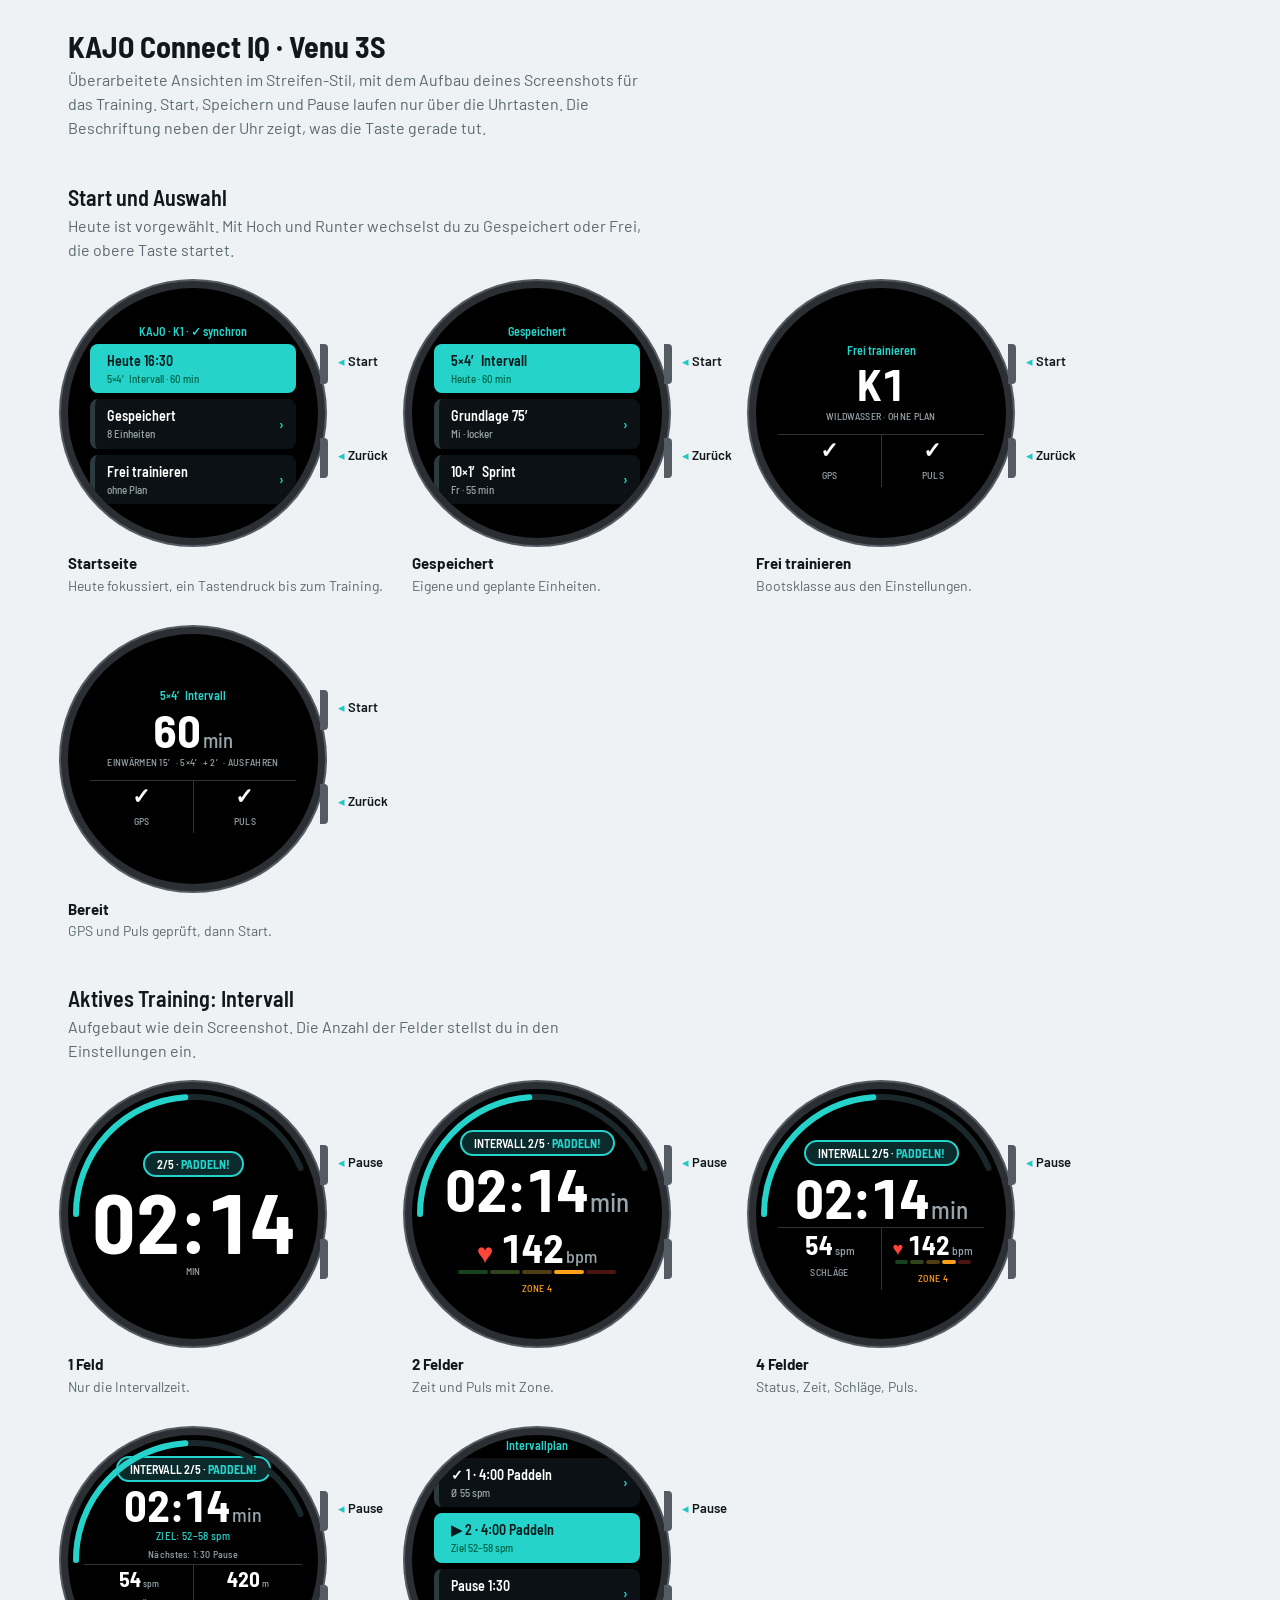
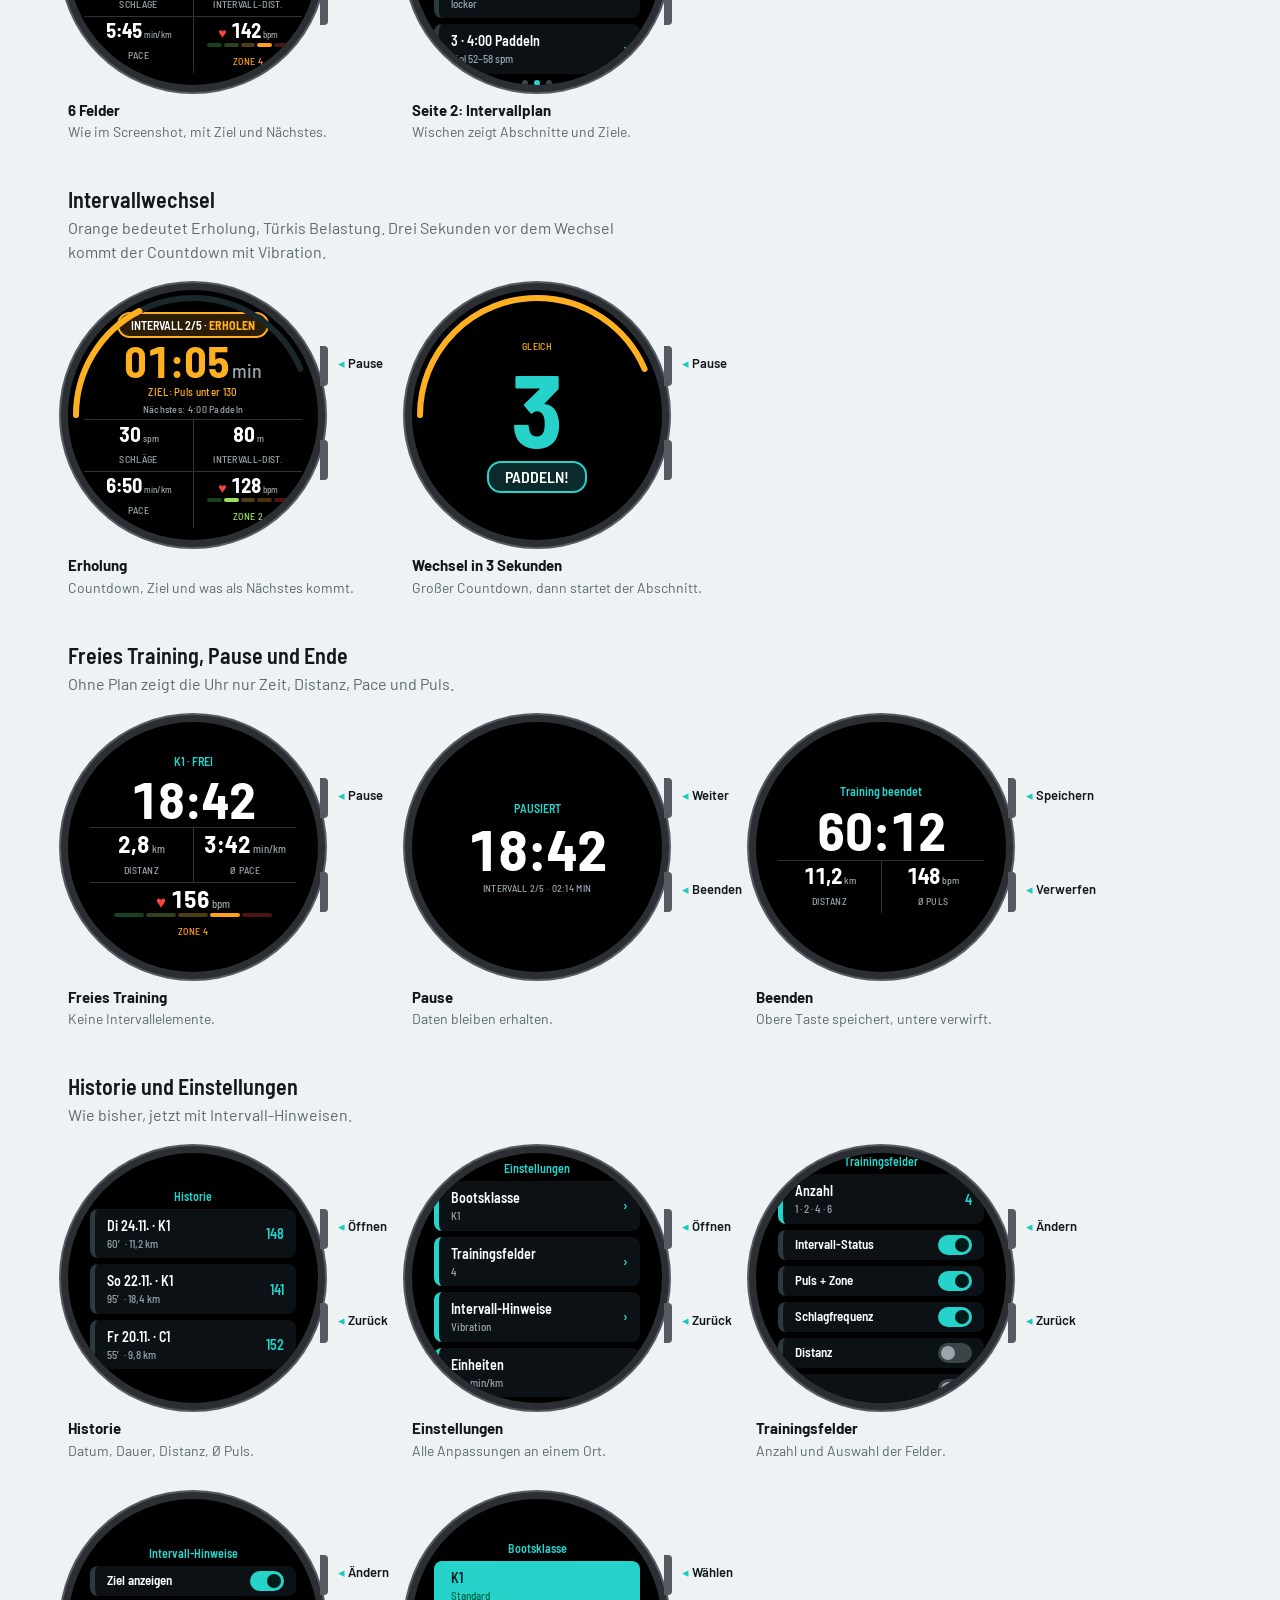
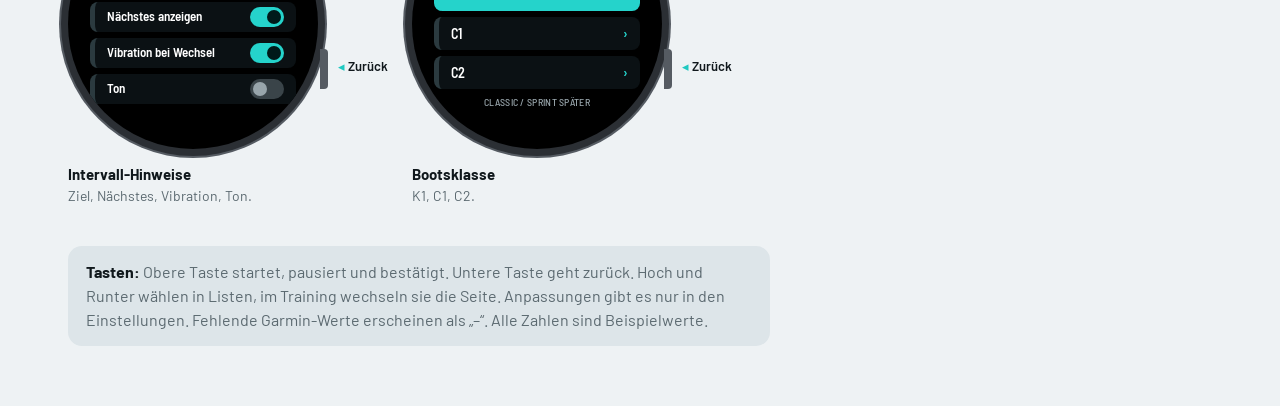
<file: design-review/screenshots/KAJO Connect IQ – Venu 3S Ansichten 3.html>
<!DOCTYPE html>
<html lang="de"><head><meta charset="utf-8"><title>KAJO Connect IQ – Venu 3S Ansichten</title>
<meta name="viewport" content="width=device-width, initial-scale=1, viewport-fit=cover">
<link href="https://fonts.googleapis.com/css2?family=Barlow+Semi+Condensed:wght@500;600;700&family=Barlow:wght@400;600&display=swap" rel="stylesheet">
<style>
:root{--bg:#eef2f4;--tx:#10181c;--mu:#5b6970;--pn:#dde5e9;box-sizing:border-box;padding-top:env(safe-area-inset-top,0px);padding-bottom:env(safe-area-inset-bottom,0px)}
@media (prefers-color-scheme:dark){:root:not([data-theme="light"]){--bg:#0c1215;--tx:#e8f0f2;--mu:#8fa0a8;--pn:#18232a}}
:root[data-theme="dark"]{--bg:#0c1215;--tx:#e8f0f2;--mu:#8fa0a8;--pn:#18232a}
*{box-sizing:border-box}
body{margin:0;background:var(--bg);color:var(--tx);font:400 16px/1.5 Barlow,system-ui,sans-serif}
main{max-width:1180px;margin:0 auto;padding:28px 18px 60px}
h1{font:700 30px 'Barlow Semi Condensed',sans-serif;margin:0 0 4px}
h2{font:600 22px 'Barlow Semi Condensed',sans-serif;margin:44px 0 4px}
p.s{color:var(--mu);margin:0 0 14px;max-width:64ch}
.row{display:flex;flex-wrap:wrap;gap:26px 14px}
figure{margin:0;width:330px}
figcaption{font-size:14px;color:var(--mu);margin-top:14px}
figcaption b{color:var(--tx);display:block;font-size:15px}
.wr{position:relative;width:250px;margin-top:12px}
.bt{position:absolute;left:252px;width:8px;height:40px;border-radius:0 4px 4px 0;background:#555b62}
.kh{position:absolute;left:270px;font-size:13px;font-weight:600;color:var(--tx);white-space:nowrap}
.kh:before{content:"◂ ";color:#1fc9c1}
.w{width:250px;height:250px;border-radius:50%;background:#000;color:#fff;position:relative;overflow:hidden;box-shadow:0 0 0 7px #2b2f34,0 0 0 9px #555b62;font-family:'Barlow Semi Condensed','Arial Narrow',sans-serif}
.in{position:absolute;inset:26px 22px 24px;display:flex;flex-direction:column;align-items:center;justify-content:center;gap:4px;text-align:center}
.k{color:#98a5ab;font-size:10px;font-weight:500;letter-spacing:.03em}
.tq{color:#25d3cb}.am{color:#ffb020}
.hd{font-size:12px;font-weight:600;color:#25d3cb}
.big{font-weight:700;line-height:.95;font-variant-numeric:tabular-nums}
.u{font-size:.45em;font-weight:500;color:#98a5ab;margin-left:2px}
.pl{border:2px solid var(--c,#25d3cb);background:var(--bg2,#0a2a2c);border-radius:14px;padding:2px 12px;font-size:12px;font-weight:600;white-space:nowrap}
.pl b{color:var(--c,#25d3cb)}
.r{width:100%;display:flex;justify-content:space-between;align-items:center;padding:6px 12px;font-size:14px;font-weight:600;text-align:left;background:#0b1114;border-left:5px solid #25d3cb;border-radius:8px;margin-bottom:2px}
.r small{display:block;color:#98a5ab;font-size:11px;font-weight:500}
.r.on{background:#25d3cb;color:#001a1a}.r.on small{color:#064}
.r.dim{border-left-color:#2b3a3f}
.g{display:grid;grid-template-columns:1fr 1fr;width:100%;border-top:1px solid #2a3439}
.gc{padding:3px 2px 2px;border-bottom:1px solid #2a3439}
.gc:nth-child(even){border-left:1px solid #2a3439}
.gc:last-child:nth-child(odd){grid-column:1/-1}
.gc:nth-last-child(-n+2):nth-child(odd),.gc:last-child{border-bottom:0}
.gc b{display:block;font-size:var(--fs,24px);line-height:1.05;font-weight:700;font-variant-numeric:tabular-nums}
.zb{display:flex;gap:2px;justify-content:center;margin:2px auto 0;width:78%}
.zb i{flex:1;height:4px;border-radius:2px;opacity:.3}
.zb i.a{opacity:1}
.rg{position:absolute;inset:0;pointer-events:none}
.tg{width:34px;height:20px;border-radius:12px;background:#25d3cb;position:relative;flex:none}
.tg:after{content:"";position:absolute;right:3px;top:3px;width:14px;height:14px;border-radius:50%;background:#001a1a}
.tg.off{background:#3a4449}.tg.off:after{right:auto;left:3px;background:#98a5ab}
.dots{display:flex;gap:6px}.dots i{width:6px;height:6px;border-radius:50%;background:#3a4449}.dots i.a{background:#25d3cb}
.note{background:var(--pn);border-radius:14px;padding:14px 18px;margin-top:40px;color:var(--mu);max-width:78ch}
.note b{color:var(--tx)}
</style></head><body><main>
<h1>KAJO Connect IQ · Venu 3S</h1>
<p class="s">Überarbeitete Ansichten im Streifen-Stil, mit dem Aufbau deines Screenshots für das Training. Start, Speichern und Pause laufen nur über die Uhrtasten. Die Beschriftung neben der Uhr zeigt, was die Taste gerade tut.</p>
<div id="out"></div>
<div class="note"><b>Tasten:</b> Obere Taste startet, pausiert und bestätigt. Untere Taste geht zurück. Hoch und Runter wählen in Listen, im Training wechseln sie die Seite. Anpassungen gibt es nur in den Einstellungen. Fehlende Garmin-Werte erscheinen als „–“. Alle Zahlen sind Beispielwerte.</div>
</main>
<script>
const TQ='#25d3cb',AM='#ffb020',ZC=['#4cd964','#9be15d','#ffd23f','#ff9f1a','#ff453a'];
const W=h=>`<div class="w"><div class="in">${h}</div></div>`;
const fig=(w,t,d,h=[])=>`<figure><div class="wr">${w}<i class="bt" style="top:56px"></i><i class="bt" style="top:150px"></i>${h[0]?`<span class="kh" style="top:64px">${h[0]}</span>`:''}${h[1]?`<span class="kh" style="top:158px">${h[1]}</span>`:''}</div><figcaption><b>${t}</b>${d}</figcaption></figure>`;
const arc=(p,c)=>`<svg class="rg" viewBox="0 0 250 250"><g fill="none" stroke-width="6" stroke-linecap="round" transform="rotate(180 125 125)"><circle cx="125" cy="125" r="117" stroke="#1a272b" stroke-dasharray="320 736"/><circle cx="125" cy="125" r="117" stroke="${c}" stroke-dasharray="${Math.max(2,320*p)} 736"/></g></svg>`;
const zb=z=>`<div class="zb">${ZC.map((c,i)=>`<i class="${i==z-1?'a':''}" style="background:${c}"></i>`).join('')}</div>`;
const cell=(v,u,l,fs,x='')=>`<div class="gc" style="--fs:${fs}px"><b>${v}<span class="u">${u}</span></b>${x}<span class="k">${l}</span></div>`;
const hr=(v,z,fs)=>`<div class="gc" style="--fs:${fs}px"><b><span style="color:#ff453a;font-size:.7em">♥</span> ${v}<span class="u">bpm</span></b>${zb(z)}<span class="k" style="color:${ZC[z-1]}">ZONE ${z}</span></div>`;
function act(n,m='work',free=false){
 const r=m=='rest',c=r?AM:TQ,bg=r?'#2b1d06':'#0a2a2c';
 const t=r?'01:05':'02:14',z=r?'ZIEL: Puls unter 130':'ZIEL: 52–58 spm',nx=r?'Nächstes: 4:00 Paddeln':'Nächstes: 1:30 Pause';
 const spm=r?['30','spm']:['54','spm'],p=r?.4:.55,h=r?[128,2]:[142,4];
 const pill=free?`<div class="hd">K1 · FREI</div>`:`<div class="pl" style="--c:${c};--bg2:${bg}">INTERVALL 2/5 · <b>${r?'ERHOLEN':'PADDELN!'}</b></div>`;
 const tm=(s,col='#fff')=>`<div class="big" style="font-size:${s}px;color:${col}">${t}<span class="u">min</span></div>`;
 let b='';
 if(free)b=pill+`<div class="big" style="font-size:52px">${'18:42'}</div><div class="g">${cell('2,8','km','DISTANZ',24)}${cell('3:42','min/km','Ø PACE',24)}${hr(156,4,24)}</div>`;
 else if(n==1)b=pill.replace(/INTERVALL /,'')+`<div class="big" style="font-size:84px;color:${r?c:'#fff'}">${t}</div><span class="k">MIN</span>`;
 else if(n==2)b=pill+tm(60,r?c:'#fff')+`<div class="g" style="border:0;margin-top:2px">${hr(h[0],h[1],40)}</div>`;
 else if(n==4)b=pill+tm(56,r?c:'#fff')+`<div class="g">${cell(spm[0],spm[1],'SCHLÄGE',26)}${hr(h[0],h[1],26)}</div>`;
 else b=pill+tm(44,r?c:'#fff')+`<span class="k" style="color:${c};font-size:11px">${z}</span><span class="k">${nx}</span><div class="g">${cell(spm[0],spm[1],'SCHLÄGE',21)}${cell(r?'80':'420','m','INTERVALL-DIST.',21)}${cell(r?'6:50':'5:45','min/km','PACE',20)}${hr(h[0],h[1],20)}</div>`;
 return `<div class="w"><div class="in" ${n==6&&!free?'style="inset:28px 16px 18px;gap:2px"':''}>${b}</div>${free?'':arc(p,c)}</div>`;
}
const rows=a=>a.map(x=>`<div class="r ${x[3]||''}"><span>${x[0]}<small>${x[1]}</small></span><span class="tq">${x[2]||'›'}</span></div>`).join('');
const tgl=(a)=>a.map(x=>`<div class="r dim" style="padding:5px 12px"><span style="font-size:13px">${x[0]}</span><i class="tg ${x[1]?'':'off'}"></i></div>`).join('');
const start=()=>W(`<div class="hd">KAJO · K1 · ✓ synchron</div>${rows([['Heute 16:30','5×4′ Intervall · 60 min','›','on'],['Gespeichert','8 Einheiten','›','dim'],['Frei trainieren','ohne Plan','›','dim']])}`);
const saved=()=>W(`<div class="hd">Gespeichert</div>${rows([['5×4′ Intervall','Heute · 60 min','›','on'],['Grundlage 75′','Mi · locker','›','dim'],['10×1′ Sprint','Fr · 55 min','›','dim']])}`);
const free=()=>W(`<div class="hd">Frei trainieren</div><div class="big" style="font-size:44px">K1</div><span class="k">WILDWASSER · OHNE PLAN</span><div class="g" style="margin-top:6px">${cell('✓','','GPS',22)}${cell('✓','','PULS',22)}</div>`);
const ready=()=>W(`<div class="hd">5×4′ Intervall</div><div class="big" style="font-size:46px">60<span class="u">min</span></div><span class="k">EINWÄRMEN 15′ · 5×4′ + 2′ · AUSFAHREN</span><div class="g" style="margin-top:6px">${cell('✓','','GPS',22)}${cell('✓','','PULS',22)}</div>`);
const plan=()=>W(`<div class="hd">Intervallplan</div>${rows([['✓ 1 · 4:00 Paddeln','Ø 55 spm','','dim'],['▶ 2 · 4:00 Paddeln','Ziel 52–58 spm','','on'],['Pause 1:30','locker','','dim'],['3 · 4:00 Paddeln','Ziel 52–58 spm','','dim']])}<div class="dots"><i></i><i class="a"></i><i></i></div>`);
const sw=()=>`<div class="w"><div class="in"><span class="k" style="color:${AM}">GLEICH</span><div class="big tq" style="font-size:104px">3</div><div class="pl" style="font-size:16px;padding:2px 16px">PADDELN!</div></div>${arc(1,AM)}</div>`;
const pause=()=>W(`<div class="hd am">PAUSIERT</div><div class="big" style="font-size:58px">18:42</div><span class="k">INTERVALL 2/5 · 02:14 MIN</span>`);
const end=()=>W(`<div class="hd">Training beendet</div><div class="big" style="font-size:54px">60:12</div><div class="g">${cell('11,2','km','DISTANZ',22)}${cell('148','bpm','Ø PULS',22)}</div>`);
const hist=()=>W(`<div class="hd">Historie</div>${rows([['Di 24.11. · K1','60′ · 11,2 km','148','dim'],['So 22.11. · K1','95′ · 18,4 km','141','dim'],['Fr 20.11. · C1','55′ · 9,8 km','152','dim']])}`);
const set=()=>W(`<div class="hd">Einstellungen</div>${rows([['Bootsklasse','K1'],['Trainingsfelder','4'],['Intervall-Hinweise','Vibration'],['Einheiten','km · min/km']])}`);
const felder=()=>W(`<div class="hd">Trainingsfelder</div><div class="r"><span>Anzahl<small>1 · 2 · 4 · 6</small></span><span class="tq">4</span></div>${tgl([['Intervall-Status',1],['Puls + Zone',1],['Schlagfrequenz',1],['Distanz',0],['Pace',0]])}`);
const hint=()=>W(`<div class="hd">Intervall-Hinweise</div>${tgl([['Ziel anzeigen',1],['Nächstes anzeigen',1],['Vibration bei Wechsel',1],['Ton',0]])}`);
const boot=()=>W(`<div class="hd">Bootsklasse</div>${rows([['K1','Standard','✓','on'],['C1','','','dim'],['C2','','','dim']])}<span class="k">CLASSIC / SPRINT SPÄTER</span>`);
const sec=(t,d,i)=>`<h2>${t}</h2><p class="s">${d}</p><div class="row">${i.join('')}</div>`;
const ST=['Start','Zurück'];
document.getElementById('out').innerHTML=
sec('Start und Auswahl','Heute ist vorgewählt. Mit Hoch und Runter wechselst du zu Gespeichert oder Frei, die obere Taste startet.',[
 fig(start(),'Startseite','Heute fokussiert, ein Tastendruck bis zum Training.',ST),
 fig(saved(),'Gespeichert','Eigene und geplante Einheiten.',ST),
 fig(free(),'Frei trainieren','Bootsklasse aus den Einstellungen.',ST),
 fig(ready(),'Bereit','GPS und Puls geprüft, dann Start.',ST)])+
sec('Aktives Training: Intervall','Aufgebaut wie dein Screenshot. Die Anzahl der Felder stellst du in den Einstellungen ein.',[
 fig(act(1),'1 Feld','Nur die Intervallzeit.',['Pause']),
 fig(act(2),'2 Felder','Zeit und Puls mit Zone.',['Pause']),
 fig(act(4),'4 Felder','Status, Zeit, Schläge, Puls.',['Pause']),
 fig(act(6),'6 Felder','Wie im Screenshot, mit Ziel und Nächstes.',['Pause']),
 fig(plan(),'Seite 2: Intervallplan','Wischen zeigt Abschnitte und Ziele.',['Pause'])])+
sec('Intervallwechsel','Orange bedeutet Erholung, Türkis Belastung. Drei Sekunden vor dem Wechsel kommt der Countdown mit Vibration.',[
 fig(act(6,'rest'),'Erholung','Countdown, Ziel und was als Nächstes kommt.',['Pause']),
 fig(sw(),'Wechsel in 3 Sekunden','Großer Countdown, dann startet der Abschnitt.',['Pause'])])+
sec('Freies Training, Pause und Ende','Ohne Plan zeigt die Uhr nur Zeit, Distanz, Pace und Puls.',[
 fig(act(4,'work',true),'Freies Training','Keine Intervallelemente.',['Pause']),
 fig(pause(),'Pause','Daten bleiben erhalten.',['Weiter','Beenden']),
 fig(end(),'Beenden','Obere Taste speichert, untere verwirft.',['Speichern','Verwerfen'])])+
sec('Historie und Einstellungen','Wie bisher, jetzt mit Intervall-Hinweisen.',[
 fig(hist(),'Historie','Datum, Dauer, Distanz, Ø Puls.',['Öffnen','Zurück']),
 fig(set(),'Einstellungen','Alle Anpassungen an einem Ort.',['Öffnen','Zurück']),
 fig(felder(),'Trainingsfelder','Anzahl und Auswahl der Felder.',['Ändern','Zurück']),
 fig(hint(),'Intervall-Hinweise','Ziel, Nächstes, Vibration, Ton.',['Ändern','Zurück']),
 fig(boot(),'Bootsklasse','K1, C1, C2.',['Wählen','Zurück'])]);
</script></body></html>
</file>
